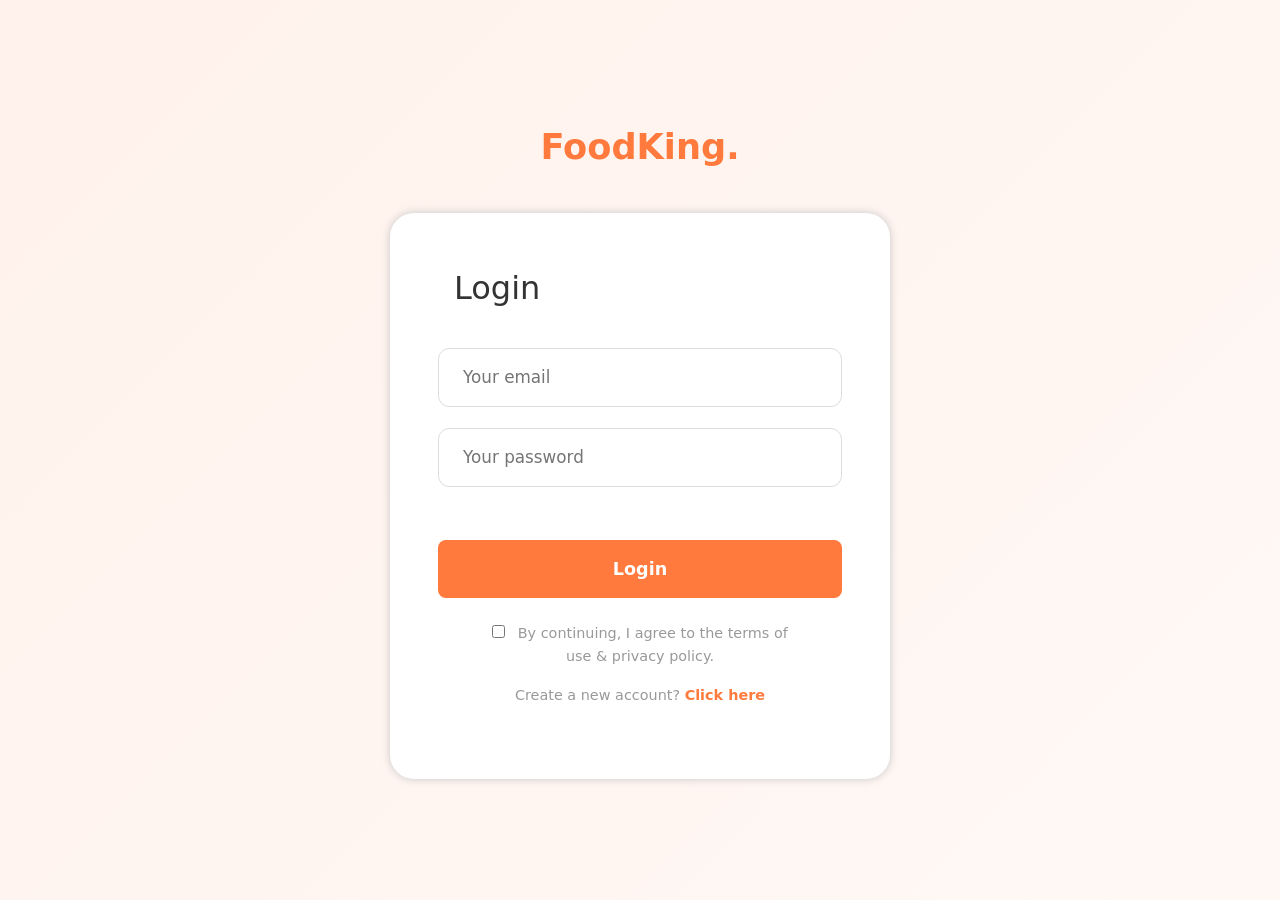
<file: login.html>
<!DOCTYPE html>
<html lang="en">

<head>
    <meta charset="UTF-8">
    <meta name="viewport" content="width=device-width, initial-scale=1.0">
    <title>Login - FoodKing</title>
    <link rel="stylesheet" href="lspage.css">
    <link href="https://cdn.jsdelivr.net/npm/bootstrap@5.3.8/dist/css/bootstrap.min.css" rel="stylesheet"
        integrity="sha384-sRIl4kxILFvY47J16cr9ZwB07vP4J8+LH7qKQnuqkuIAvNWLzeN8tE5YBujZqJLB" crossorigin="anonymous">
</head>

<body>
    <div class="login-container">
        <a href="index.html" class="logologin">FoodKing.</a>
        <div class="login">
            <h2 class="lh2">Login</h2>
            <form action="" method="post">
                <input type="email" class="input" id="username" name="username" placeholder="Your email" required>
                <input type="password" class="input" id="password" name="password" placeholder="Your password" required>
                <button type="submit" class="btn3">Login</button>
                <p>
                    <input type="checkbox"> By continuing, I agree to the terms of <br>use & privacy policy.
                </p>
                <p>Create a new account? <a href="signin.html" class="text-color">Click here</a></p>
            </form>
        </div>
    </div>
</body>

</html>
</file>
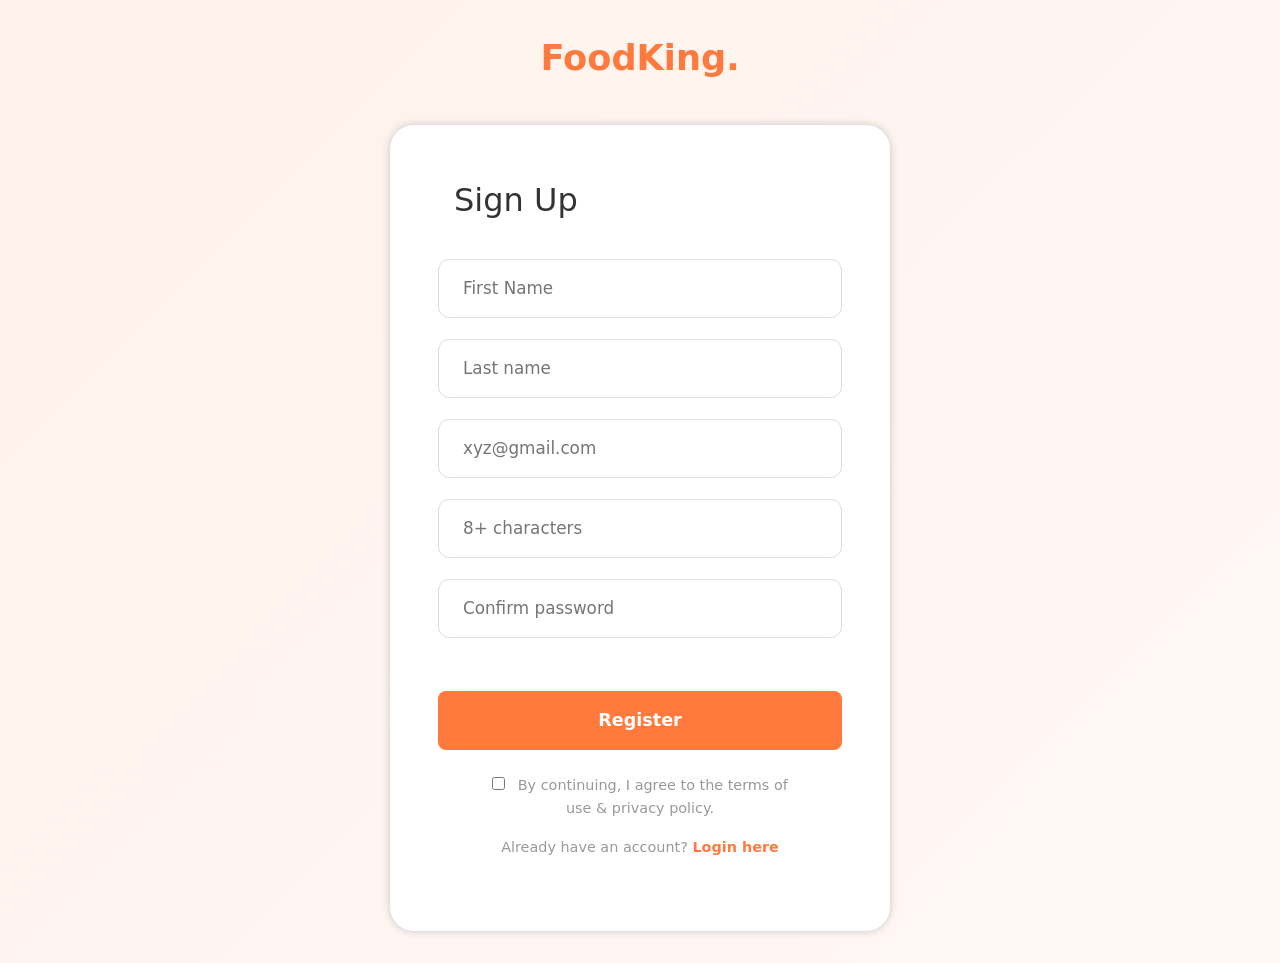
<file: signin.html>
<!DOCTYPE html>
<html lang="en">

<head>
    <meta charset="UTF-8">
    <meta name="viewport" content="width=device-width, initial-scale=1.0">
    <title>Sign Up - FoodKing</title>
    <link rel="stylesheet" href="lspage.css">
    <link href="https://cdn.jsdelivr.net/npm/bootstrap@5.3.8/dist/css/bootstrap.min.css" rel="stylesheet"
        integrity="sha384-sRIl4kxILFvY47J16cr9ZwB07vP4J8+LH7qKQnuqkuIAvNWLzeN8tE5YBujZqJLB" crossorigin="anonymous">
</head>

<body>
    <div class="login-container">
        <a href="index.html" class="logologin">FoodKing.</a>
        <div class="signin">
            <h2 class="lh2">Sign Up</h2>
            <form action="" method="post">
                <input class="inputs" type="text" name="fname" id="fname" placeholder="First Name" required>
                <input class="inputs" type="text" name="lname" id="lname" placeholder="Last name" required>
                <input class="inputs" type="email" name="email" id="email" placeholder="xyz@gmail.com" required>
                <input class="inputs" type="password" name="pass" id="pass" placeholder="8+ characters" required>
                <input class="inputs" type="password" name="cpass" id="cpass" placeholder="Confirm password" required>
                <button type="submit" class="btn3" onclick="validateform()">Register</button>
                <p>
                    <input type="checkbox"> By continuing, I agree to the terms of <br>use & privacy policy.
                </p>
                <p>Already have an account? <a href="login.html" class="text-color">Login here</a></p>
            </form>
        </div>
    </div>
</body>

</html>
</file>
<file: lspage.css>
:root {
    --primary-color: #ff7a3c;
    --text-dark: #333;
    --text-light: #999;
    --shadow: 0 0 8px rgb(198, 198, 198);
}

* {
    margin: 0;
    padding: 0;
    box-sizing: border-box;
}

body {
    display: flex;
    justify-content: center;
    align-items: center;
    min-height: 100vh;
    font-family: Cambria, Cochin, Georgia, Times, 'Times New Roman', serif;
    background: linear-gradient(135deg, rgba(255, 122, 60, 0.1) 0%, rgba(255, 122, 60, 0.05) 100%);
    padding: 1rem;
}

.login-container {
    width: 100%;
    max-width: 400px;
    text-align: center;
}

.logologin {
    display: block;
    font-size: 1.8rem;
    font-weight: bold;
    color: var(--primary-color);
    text-decoration: none;
    margin-bottom: 2rem;
    transition: 0.3s;
}

.logologin:hover {
    transform: scale(1.05);
}

.login,
.signin {
    width: 100%;
    padding: 2rem 1.5rem;
    border-radius: 1rem;
    box-shadow: var(--shadow);
    background-color: white;
    margin-top: 1rem;
}

.lh2 {
    text-align: left;
    padding: 0 0 1.5rem 0;
    font-size: 1.5rem;
    color: var(--text-dark);
    margin: 0;
}

form {
    display: flex;
    flex-direction: column;
}

.input,
.inputs {
    width: 100%;
    padding: 0.75rem 1rem;
    margin-bottom: 1rem;
    border: 1px solid #ddd;
    border-radius: 0.5rem;
    font-family: inherit;
    font-size: 1rem;
    transition: 0.3s;
}

.input:focus,
.inputs:focus {
    outline: none;
    border-color: var(--primary-color);
    box-shadow: 0 0 0 3px rgba(255, 122, 60, 0.1);
}

.btn3 {
    padding: 0.75rem 2rem;
    margin: 1.5rem 0 1rem 0;
    border: none;
    border-radius: 0.5rem;
    background-color: var(--primary-color);
    color: white;
    font-size: 1rem;
    cursor: pointer;
    font-weight: bold;
    transition: 0.3s;
}

.btn3:hover {
    opacity: 0.9;
    transform: translateY(-2px);
    box-shadow: 0 4px 12px rgba(255, 122, 60, 0.3);
}

.btn3:active {
    transform: translateY(0);
}

p {
    font-size: 0.85rem;
    color: var(--text-light);
    line-height: 1.6;
    margin: 1rem 0;
}

p input[type="checkbox"] {
    margin-right: 0.5rem;
}

.text-color {
    color: var(--primary-color);
    text-decoration: none;
    font-weight: bold;
    transition: 0.3s;
}

.text-color:hover {
    text-decoration: underline;
}

/* TABLET (640px and up) */
@media (min-width: 640px) {
    body {
        padding: 2rem;
    }

    .login-container {
        max-width: 450px;
    }

    .logologin {
        font-size: 2rem;
        margin-bottom: 2.5rem;
    }

    .login,
    .signin {
        padding: 3rem 2rem;
        border-radius: 1.5rem;
    }

    .lh2 {
        font-size: 1.8rem;
        padding: 0 0 2rem 0;
    }

    .input,
    .inputs {
        padding: 0.85rem 1.2rem;
        margin-bottom: 1.2rem;
        border-radius: 0.7rem;
        font-size: 1.05rem;
    }

    .btn3 {
        padding: 0.85rem 3rem;
        font-size: 1.05rem;
        margin: 2rem 0 1.5rem 0;
    }

    p {
        font-size: 0.9rem;
    }
}

/* DESKTOP (1024px and up) */
@media (min-width: 1024px) {
    .login-container {
        max-width: 500px;
    }

    .logologin {
        font-size: 2.2rem;
    }

    .login,
    .signin {
        padding: 3.5rem 3rem;
    }

    .lh2 {
        font-size: 2rem;
        padding: 0 0 2.5rem 1rem;
    }

    .input,
    .inputs {
        padding: 1rem 1.5rem;
        margin-bottom: 1.3rem;
    }

    .btn3 {
        padding: 1rem 4rem;
        font-size: 1.1rem;
    }
}
</file>
